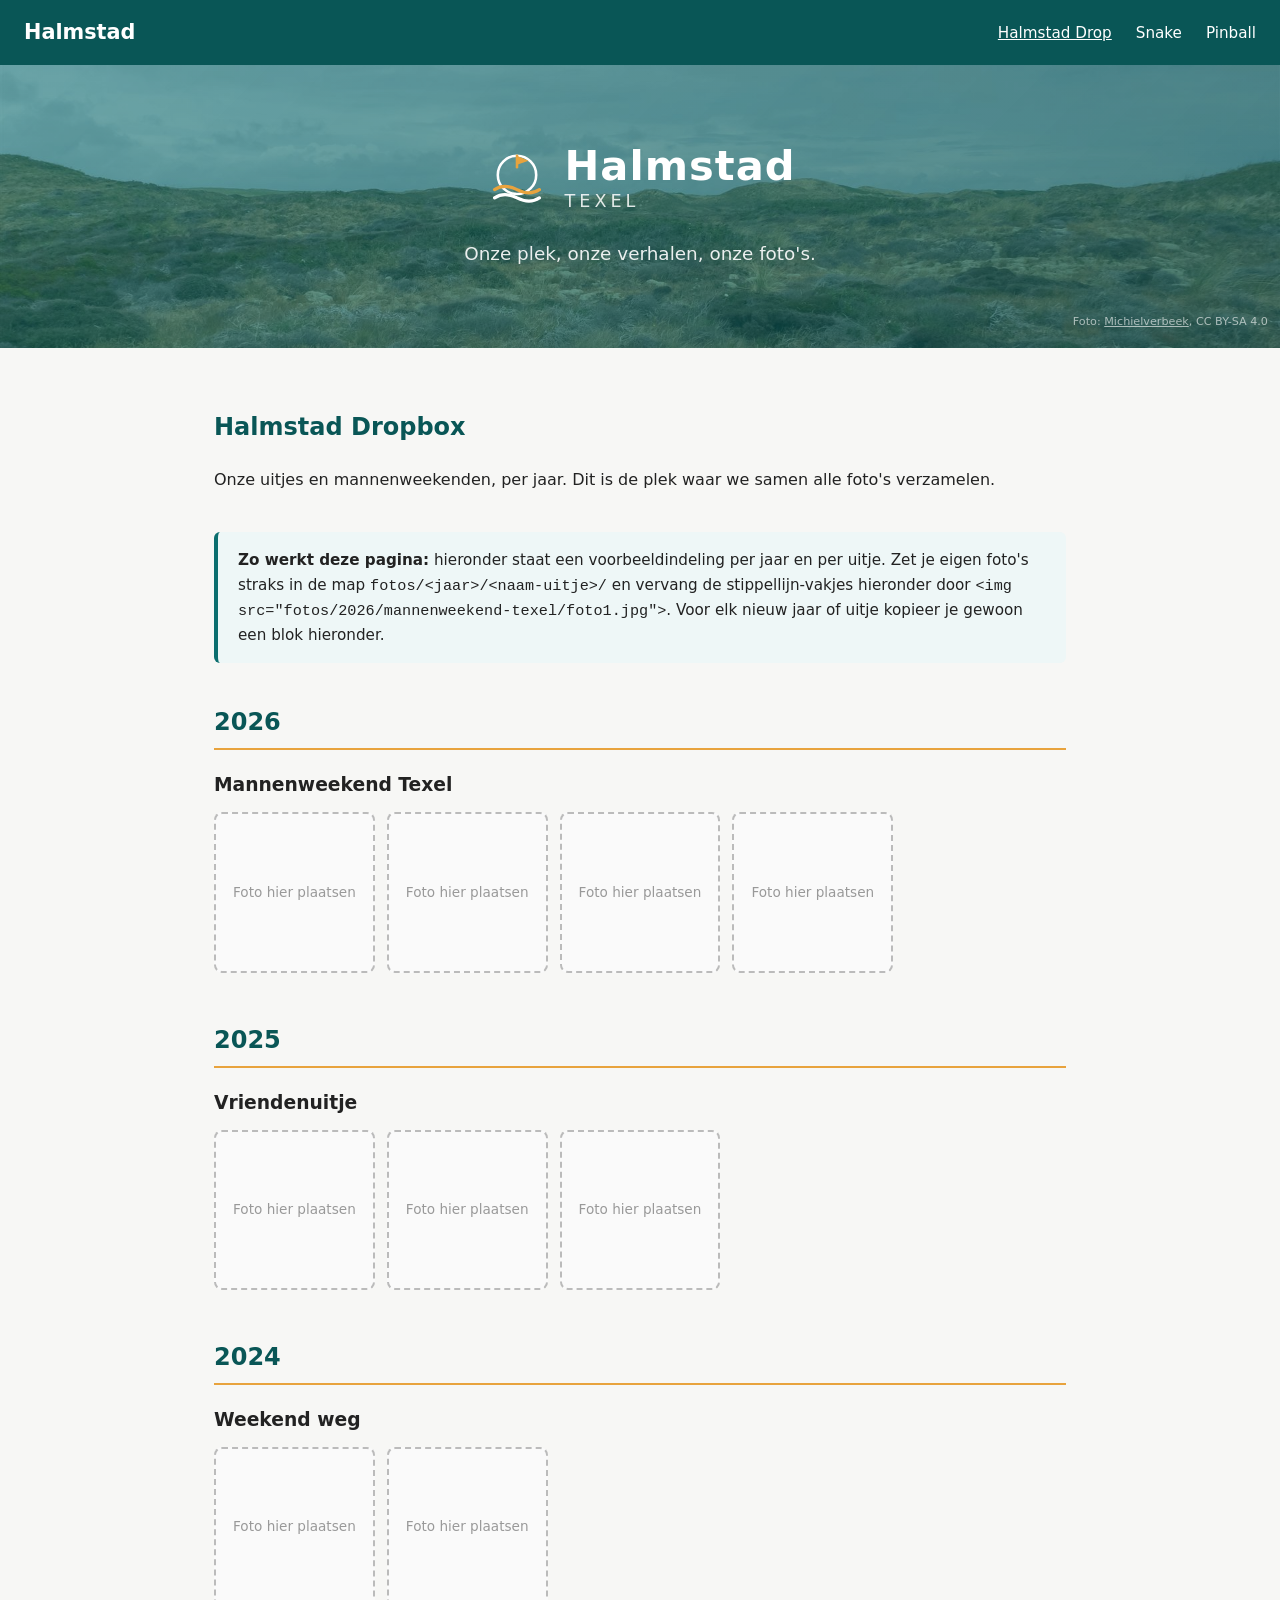
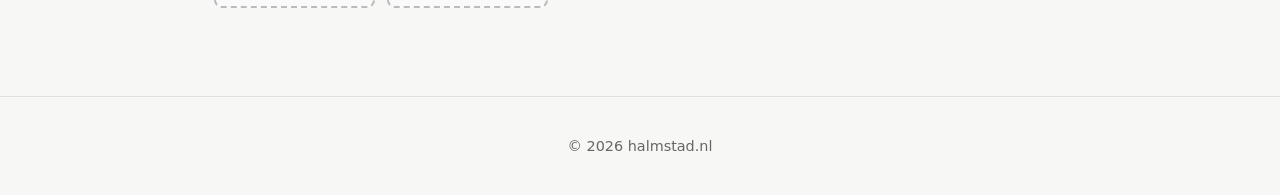
<file: index.html>
<!DOCTYPE html>
<html lang="nl">
<head>
  <meta charset="UTF-8">
  <meta name="viewport" content="width=device-width, initial-scale=1.0">
  <title>Halmstad - Texel</title>
  <link rel="stylesheet" href="style.css">
</head>
<body>
  <nav>
    <a class="logo" href="index.html">Halmstad</a>
    <ul>
      <li><a class="actief" href="index.html">Halmstad Drop</a></li>
      <li><a href="Snake/index.html">Snake</a></li>
      <li><a href="Pinball/index.html">Pinball</a></li>
    </ul>
  </nav>

  <header class="banner">
    <div class="logo-groot">
      <svg viewBox="0 0 100 100" fill="none" xmlns="http://www.w3.org/2000/svg">
        <circle cx="50" cy="42" r="30" stroke="white" stroke-width="4"/>
        <path d="M15 65 Q 30 55, 50 65 T 85 65" stroke="#e8a33d" stroke-width="5" stroke-linecap="round"/>
        <path d="M15 78 Q 30 68, 50 78 T 85 78" stroke="white" stroke-width="5" stroke-linecap="round"/>
        <line x1="50" y1="12" x2="50" y2="30" stroke="#e8a33d" stroke-width="4" stroke-linecap="round"/>
        <path d="M50 12 L 68 20 L 50 26 Z" fill="#e8a33d"/>
      </svg>
      <div class="logo-tekst">
        <div class="naam">Halmstad</div>
        <div class="plek">Texel</div>
      </div>
    </div>
    <p class="tagline">Onze plek, onze verhalen, onze foto's.</p>
    <p class="foto-credit">Foto: <a href="https://commons.wikimedia.org/wiki/File:Nationaal_Park_Duinen_van_Texel,_duingebied_richting_Strandpaal_12_IMG_6337_2020-06-08_13.08.jpg" target="_blank" rel="noopener">Michielverbeek</a>, CC BY-SA 4.0</p>
  </header>

  <main>
    <section>
      <h2>Halmstad Dropbox</h2>
      <p>Onze uitjes en mannenweekenden, per jaar. Dit is de plek waar we samen alle foto's verzamelen.</p>
    </section>

    <section class="uitleg-blok">
      <strong>Zo werkt deze pagina:</strong> hieronder staat een voorbeeldindeling per jaar en per uitje.
      Zet je eigen foto's straks in de map <code>fotos/&lt;jaar&gt;/&lt;naam-uitje&gt;/</code> en vervang
      de stippellijn-vakjes hieronder door <code>&lt;img src="fotos/2026/mannenweekend-texel/foto1.jpg"&gt;</code>.
      Voor elk nieuw jaar of uitje kopieer je gewoon een blok hieronder.
    </section>

    <div class="jaar-blok">
      <h2>2026</h2>

      <div class="uitje-blok">
        <h3>Mannenweekend Texel</h3>
        <div class="foto-grid">
          <div class="foto-plaats">Foto hier plaatsen</div>
          <div class="foto-plaats">Foto hier plaatsen</div>
          <div class="foto-plaats">Foto hier plaatsen</div>
          <div class="foto-plaats">Foto hier plaatsen</div>
        </div>
      </div>
    </div>

    <div class="jaar-blok">
      <h2>2025</h2>

      <div class="uitje-blok">
        <h3>Vriendenuitje</h3>
        <div class="foto-grid">
          <div class="foto-plaats">Foto hier plaatsen</div>
          <div class="foto-plaats">Foto hier plaatsen</div>
          <div class="foto-plaats">Foto hier plaatsen</div>
        </div>
      </div>
    </div>

    <div class="jaar-blok">
      <h2>2024</h2>

      <div class="uitje-blok">
        <h3>Weekend weg</h3>
        <div class="foto-grid">
          <div class="foto-plaats">Foto hier plaatsen</div>
          <div class="foto-plaats">Foto hier plaatsen</div>
        </div>
      </div>
    </div>
  </main>

  <footer>
    <p>&copy; 2026 halmstad.nl</p>
  </footer>

  <script src="script.js"></script>
</body>
</html>
</file>
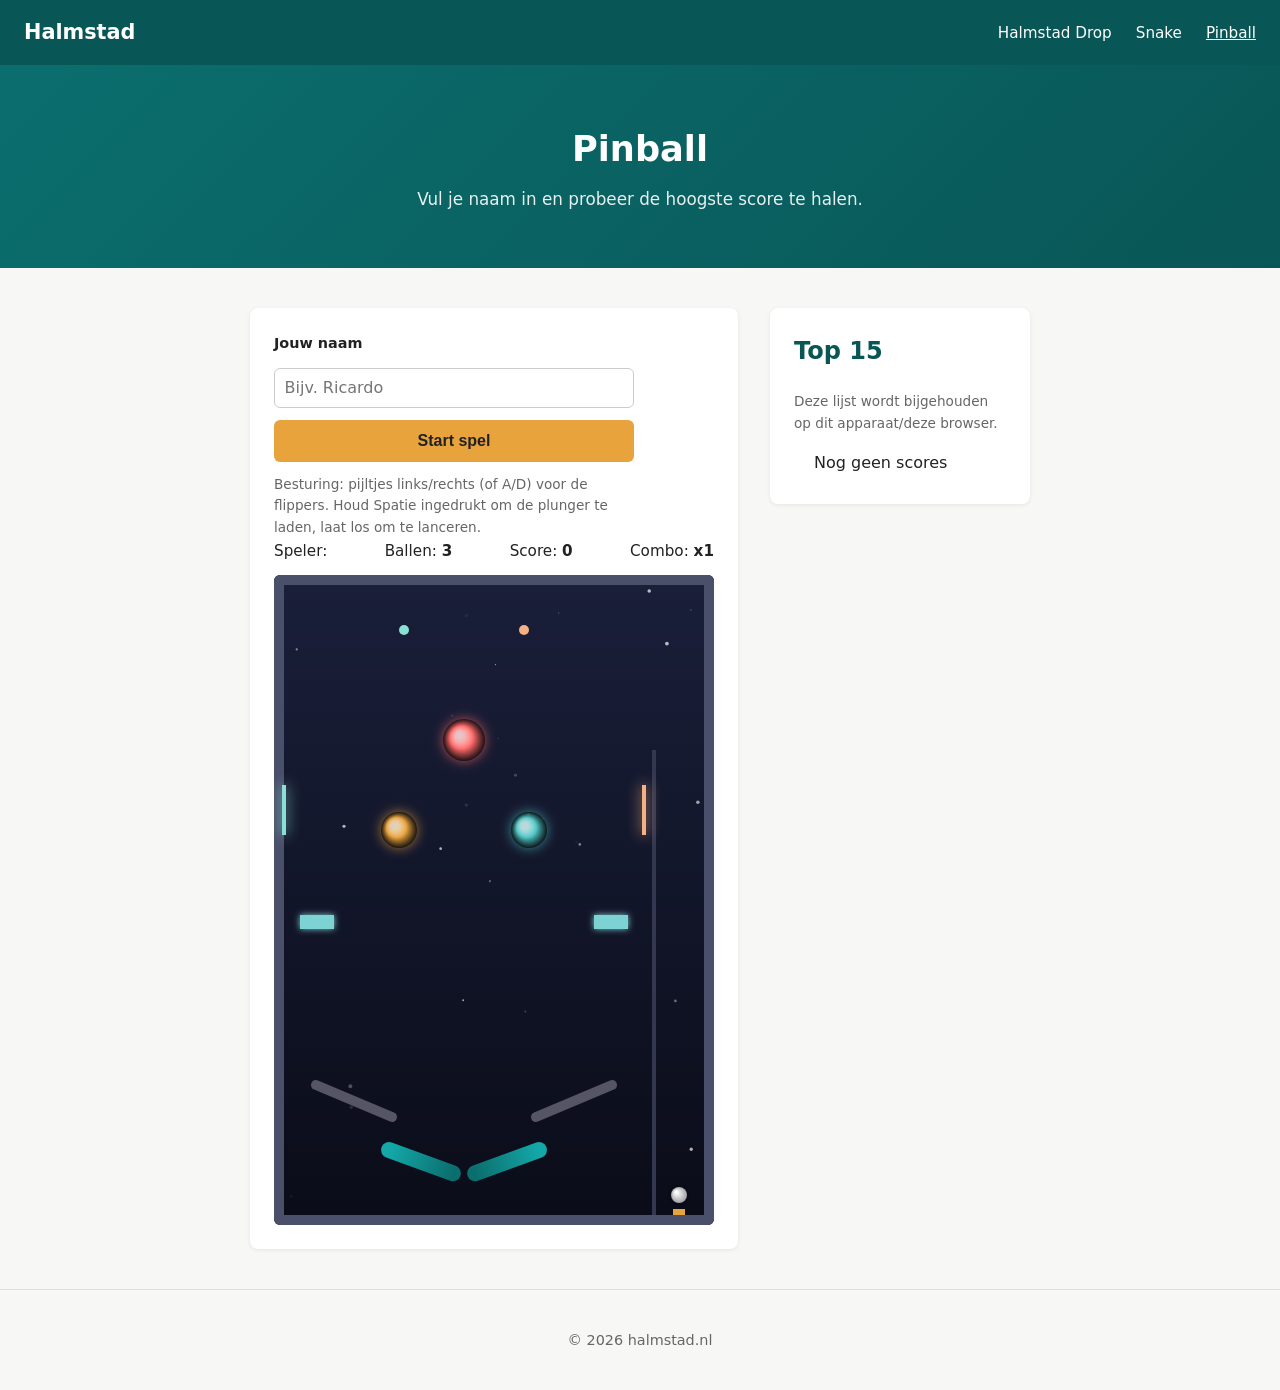
<file: Pinball/index.html>
<!DOCTYPE html>
<html lang="nl">
<head>
  <meta charset="UTF-8">
  <meta name="viewport" content="width=device-width, initial-scale=1.0">
  <title>Pinball - Halmstad</title>
  <link rel="stylesheet" href="../style.css">
  <link rel="stylesheet" href="style.css">
</head>
<body>
  <nav>
    <a class="logo" href="../index.html">Halmstad</a>
    <ul>
      <li><a href="../index.html">Halmstad Drop</a></li>
      <li><a href="../Snake/index.html">Snake</a></li>
      <li><a class="actief" href="../Pinball/index.html">Pinball</a></li>
    </ul>
  </nav>

  <header class="hero">
    <h1>Pinball</h1>
    <p>Vul je naam in en probeer de hoogste score te halen.</p>
  </header>

  <main>
    <div class="snake-layout">
      <div class="snake-spel">
        <div id="naam-scherm" class="naam-scherm">
          <label for="speler-naam">Jouw naam</label>
          <input type="text" id="speler-naam" maxlength="20" placeholder="Bijv. Ricardo">
          <button id="start-knop">Start spel</button>
          <p class="uitleg-klein">Besturing: pijltjes links/rechts (of A/D) voor de flippers. Houd Spatie ingedrukt om de plunger te laden, laat los om te lanceren.</p>
        </div>

        <div id="spel-scherm" class="spel-scherm">
          <div class="scorebalk">
            <span>Speler: <strong id="huidige-naam"></strong></span>
            <span>Ballen: <strong id="huidige-ballen">3</strong></span>
            <span>Score: <strong id="huidige-score">0</strong></span>
            <span>Combo: <strong id="huidige-combo">x1</strong></span>
          </div>
          <canvas id="canvas" width="440" height="650"></canvas>
          <div id="game-over" class="game-over" hidden>
            <p>Game over! Score: <strong id="eind-score">0</strong></p>
            <button id="opnieuw-knop">Opnieuw spelen</button>
          </div>
        </div>
      </div>

      <aside class="scorebord">
        <h2>Top 15</h2>
        <p class="uitleg-klein">Deze lijst wordt bijgehouden op dit apparaat/deze browser.</p>
        <ol id="scorelijst"></ol>
      </aside>
    </div>
  </main>

  <footer>
    <p>&copy; 2026 halmstad.nl</p>
  </footer>

  <script src="script.js"></script>
</body>
</html>
</file>
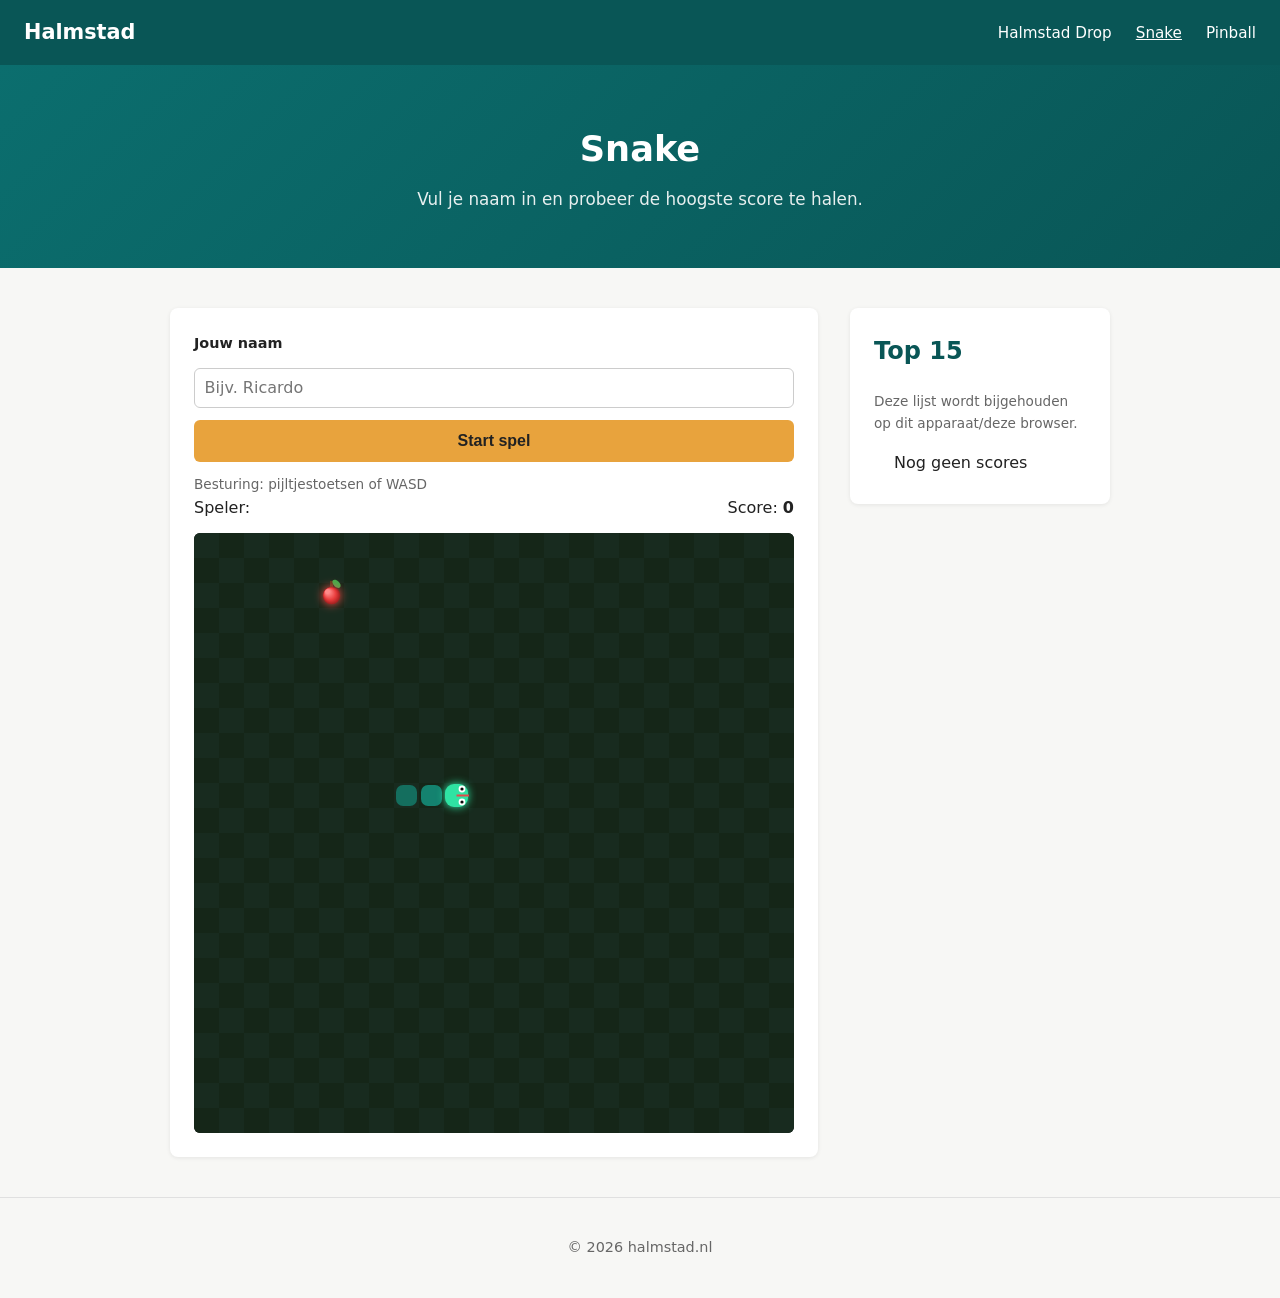
<file: Snake/index.html>
<!DOCTYPE html>
<html lang="nl">
<head>
  <meta charset="UTF-8">
  <meta name="viewport" content="width=device-width, initial-scale=1.0">
  <title>Snake - Halmstad</title>
  <link rel="stylesheet" href="../style.css">
  <link rel="stylesheet" href="style.css">
</head>
<body>
  <nav>
    <a class="logo" href="../index.html">Halmstad</a>
    <ul>
      <li><a href="../index.html">Halmstad Drop</a></li>
      <li><a class="actief" href="../Snake/index.html">Snake</a></li>
      <li><a href="../Pinball/index.html">Pinball</a></li>
    </ul>
  </nav>

  <header class="hero">
    <h1>Snake</h1>
    <p>Vul je naam in en probeer de hoogste score te halen.</p>
  </header>

  <main>
    <div class="snake-layout">
      <div class="snake-spel">
        <div id="naam-scherm" class="naam-scherm">
          <label for="speler-naam">Jouw naam</label>
          <input type="text" id="speler-naam" maxlength="20" placeholder="Bijv. Ricardo">
          <button id="start-knop">Start spel</button>
          <p class="uitleg-klein">Besturing: pijltjestoetsen of WASD</p>
        </div>

        <div id="spel-scherm" class="spel-scherm">
          <div class="scorebalk">
            <span>Speler: <strong id="huidige-naam"></strong></span>
            <span>Score: <strong id="huidige-score">0</strong></span>
          </div>
          <canvas id="canvas" width="600" height="600"></canvas>
          <div id="game-over" class="game-over" hidden>
            <p>Game over! Score: <strong id="eind-score">0</strong></p>
            <button id="opnieuw-knop">Opnieuw spelen</button>
          </div>
        </div>
      </div>

      <aside class="scorebord">
        <h2>Top 15</h2>
        <p class="uitleg-klein">Deze lijst wordt bijgehouden op dit apparaat/deze browser.</p>
        <ol id="scorelijst"></ol>
      </aside>
    </div>
  </main>

  <footer>
    <p>&copy; 2026 halmstad.nl</p>
  </footer>

  <script src="script.js"></script>
</body>
</html>
</file>
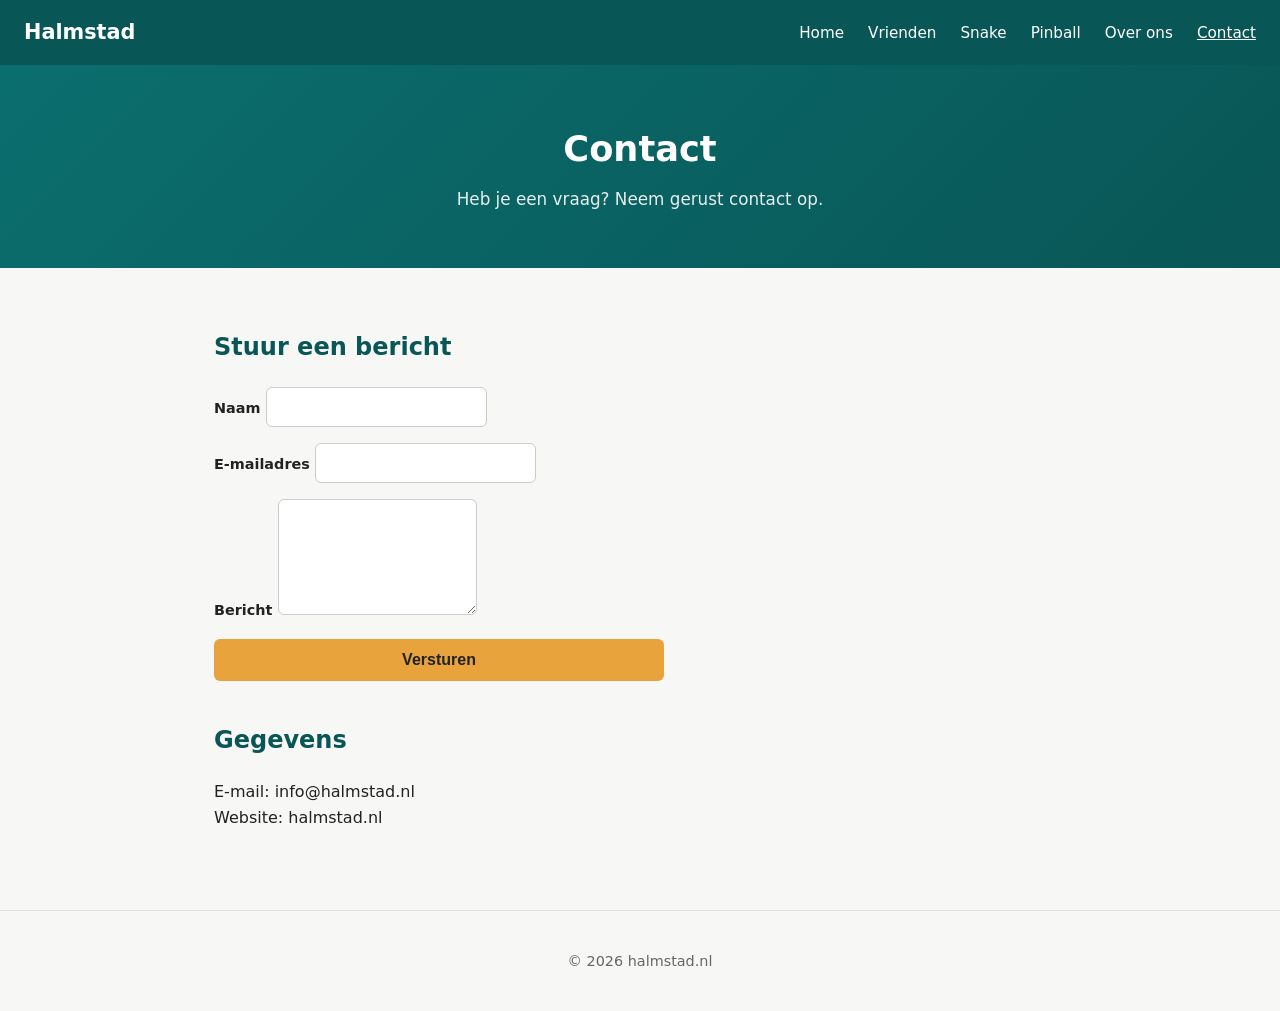
<file: contact.html>
<!DOCTYPE html>
<html lang="nl">
<head>
  <meta charset="UTF-8">
  <meta name="viewport" content="width=device-width, initial-scale=1.0">
  <title>Contact - Halmstad</title>
  <link rel="stylesheet" href="style.css">
</head>
<body>
  <nav>
    <a class="logo" href="index.html">Halmstad</a>
    <ul>
      <li><a href="index.html">Home</a></li>
      <li><a href="vrienden.html">Vrienden</a></li>
      <li><a href="Snake/index.html">Snake</a></li>
      <li><a href="Pinball/index.html">Pinball</a></li>
      <li><a href="over.html">Over ons</a></li>
      <li><a class="actief" href="contact.html">Contact</a></li>
    </ul>
  </nav>

  <header class="hero">
    <h1>Contact</h1>
    <p>Heb je een vraag? Neem gerust contact op.</p>
  </header>

  <main>
    <section>
      <h2>Stuur een bericht</h2>
      <form id="contact-formulier">
        <div>
          <label for="naam">Naam</label>
          <input type="text" id="naam" name="naam" required>
        </div>
        <div>
          <label for="email">E-mailadres</label>
          <input type="email" id="email" name="email" required>
        </div>
        <div>
          <label for="bericht">Bericht</label>
          <textarea id="bericht" name="bericht" rows="5" required></textarea>
        </div>
        <button type="submit">Versturen</button>
      </form>
      <p id="formulier-resultaat"></p>
    </section>

    <section>
      <h2>Gegevens</h2>
      <p>E-mail: info@halmstad.nl<br>Website: halmstad.nl</p>
    </section>
  </main>

  <footer>
    <p>&copy; 2026 halmstad.nl</p>
  </footer>

  <script src="script.js"></script>
</body>
</html>
</file>
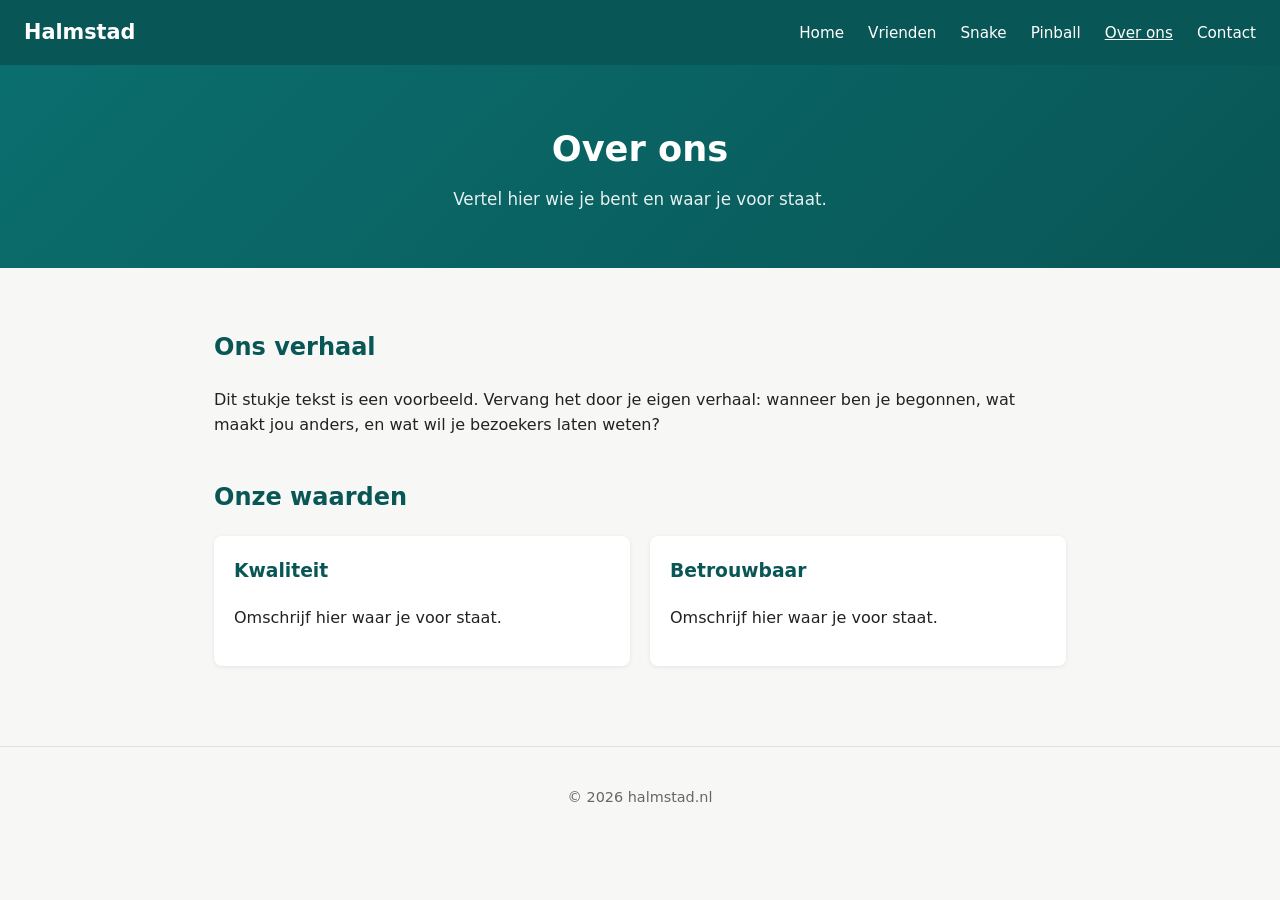
<file: over.html>
<!DOCTYPE html>
<html lang="nl">
<head>
  <meta charset="UTF-8">
  <meta name="viewport" content="width=device-width, initial-scale=1.0">
  <title>Over ons - Halmstad</title>
  <link rel="stylesheet" href="style.css">
</head>
<body>
  <nav>
    <a class="logo" href="index.html">Halmstad</a>
    <ul>
      <li><a href="index.html">Home</a></li>
      <li><a href="vrienden.html">Vrienden</a></li>
      <li><a href="Snake/index.html">Snake</a></li>
      <li><a href="Pinball/index.html">Pinball</a></li>
      <li><a class="actief" href="over.html">Over ons</a></li>
      <li><a href="contact.html">Contact</a></li>
    </ul>
  </nav>

  <header class="hero">
    <h1>Over ons</h1>
    <p>Vertel hier wie je bent en waar je voor staat.</p>
  </header>

  <main>
    <section>
      <h2>Ons verhaal</h2>
      <p>Dit stukje tekst is een voorbeeld. Vervang het door je eigen verhaal: wanneer ben je begonnen, wat maakt jou anders, en wat wil je bezoekers laten weten?</p>
    </section>

    <section>
      <h2>Onze waarden</h2>
      <div class="kaarten">
        <div class="kaart">
          <h3>Kwaliteit</h3>
          <p>Omschrijf hier waar je voor staat.</p>
        </div>
        <div class="kaart">
          <h3>Betrouwbaar</h3>
          <p>Omschrijf hier waar je voor staat.</p>
        </div>
      </div>
    </section>
  </main>

  <footer>
    <p>&copy; 2026 halmstad.nl</p>
  </footer>

  <script src="script.js"></script>
</body>
</html>
</file>
<file: style.css>
:root {
  --kleur-hoofd: #0b6e6e;
  --kleur-hoofd-donker: #095656;
  --kleur-accent: #e8a33d;
  --kleur-achtergrond: #f7f7f5;
  --kleur-kaart: #ffffff;
  --kleur-tekst: #222;
  --kleur-tekst-licht: #666;
}

* {
  box-sizing: border-box;
}

body {
  margin: 0;
  font-family: system-ui, Arial, sans-serif;
  background: var(--kleur-achtergrond);
  color: var(--kleur-tekst);
  line-height: 1.6;
}

/* Navigatie */
nav {
  background: var(--kleur-hoofd-donker);
  padding: 1rem 1.5rem;
  display: flex;
  justify-content: space-between;
  align-items: center;
  flex-wrap: wrap;
}

nav .logo {
  color: white;
  font-weight: bold;
  font-size: 1.3rem;
  text-decoration: none;
}

nav ul {
  list-style: none;
  display: flex;
  gap: 1.5rem;
  margin: 0;
  padding: 0;
}

nav a {
  color: white;
  text-decoration: none;
  font-size: 0.95rem;
}

nav a:hover,
nav a.actief {
  text-decoration: underline;
}

/* Grote banner met logo op de homepage */
header.banner {
  background-image: linear-gradient(135deg, rgba(11, 110, 110, 0.55), rgba(9, 86, 86, 0.65)), url("images/texel-banner.jpg");
  background-size: cover;
  background-position: center 30%;
  color: white;
  padding: 5rem 1.5rem;
  text-align: center;
  position: relative;
}

header.banner .foto-credit {
  position: absolute;
  right: 0.75rem;
  bottom: 0.4rem;
  font-size: 0.7rem;
  color: rgba(255, 255, 255, 0.6);
}

header.banner .foto-credit a {
  color: inherit;
}

.logo-groot {
  display: inline-flex;
  align-items: center;
  gap: 1rem;
  margin-bottom: 1rem;
}

.logo-groot svg {
  width: 64px;
  height: 64px;
}

.logo-groot .logo-tekst {
  text-align: left;
}

.logo-groot .logo-tekst .naam {
  font-size: 2.6rem;
  font-weight: 800;
  letter-spacing: 1px;
  line-height: 1;
}

.logo-groot .logo-tekst .plek {
  font-size: 1.1rem;
  letter-spacing: 4px;
  opacity: 0.85;
  text-transform: uppercase;
}

header.banner p.tagline {
  margin: 0.5rem 0 0 0;
  font-size: 1.15rem;
  opacity: 0.9;
}

/* Kleinere hero voor overige pagina's */
header.hero {
  background: linear-gradient(135deg, var(--kleur-hoofd), var(--kleur-hoofd-donker));
  color: white;
  padding: 3.5rem 1.5rem;
  text-align: center;
}

header.hero h1 {
  margin: 0 0 0.5rem 0;
  font-size: 2.2rem;
}

header.hero p {
  margin: 0;
  font-size: 1.05rem;
  opacity: 0.9;
}

main {
  max-width: 900px;
  margin: 0 auto;
  padding: 2.5rem 1.5rem;
}

section {
  margin-bottom: 2.5rem;
}

h2 {
  color: var(--kleur-hoofd-donker);
}

.kaarten {
  display: grid;
  grid-template-columns: repeat(auto-fit, minmax(200px, 1fr));
  gap: 1.25rem;
}

.kaart {
  background: var(--kleur-kaart);
  border-radius: 8px;
  padding: 1.25rem;
  box-shadow: 0 1px 4px rgba(0, 0, 0, 0.08);
}

.kaart h3 {
  margin-top: 0;
  color: var(--kleur-hoofd-donker);
}

button,
.knop {
  background: var(--kleur-accent);
  color: #222;
  border: none;
  padding: 0.75rem 1.25rem;
  border-radius: 6px;
  font-size: 1rem;
  cursor: pointer;
  text-decoration: none;
  display: inline-block;
  font-weight: 600;
}

button:hover,
.knop:hover {
  opacity: 0.9;
}

form {
  display: flex;
  flex-direction: column;
  gap: 1rem;
  max-width: 450px;
}

label {
  font-weight: 600;
  font-size: 0.9rem;
}

input,
textarea {
  padding: 0.6rem;
  border: 1px solid #ccc;
  border-radius: 6px;
  font-family: inherit;
  font-size: 1rem;
}

footer {
  text-align: center;
  padding: 1.5rem;
  color: var(--kleur-tekst-licht);
  font-size: 0.9rem;
  border-top: 1px solid #e0e0e0;
}

/* Vriendenpagina: jaar- en uitje-indeling */
.jaar-blok {
  margin-bottom: 3rem;
}

.jaar-blok > h2 {
  border-bottom: 2px solid var(--kleur-accent);
  padding-bottom: 0.4rem;
}

.uitje-blok {
  margin-bottom: 2rem;
}

.uitje-blok h3 {
  margin-bottom: 0.75rem;
  color: var(--kleur-tekst);
}

.foto-grid {
  display: grid;
  grid-template-columns: repeat(auto-fill, minmax(140px, 1fr));
  gap: 0.75rem;
}

.foto-plaats {
  aspect-ratio: 1 / 1;
  border: 2px dashed #bbb;
  border-radius: 8px;
  display: flex;
  align-items: center;
  justify-content: center;
  text-align: center;
  color: #999;
  font-size: 0.85rem;
  padding: 0.5rem;
  background: #fafafa;
}

.uitleg-blok {
  background: #eef7f7;
  border-left: 4px solid var(--kleur-hoofd);
  padding: 1rem 1.25rem;
  border-radius: 6px;
  font-size: 0.95rem;
}

@media (max-width: 500px) {
  nav {
    flex-direction: column;
    gap: 0.75rem;
  }
  header.hero h1 {
    font-size: 1.8rem;
  }
  .logo-groot {
    flex-direction: column;
    text-align: center;
  }
  .logo-groot .logo-tekst {
    text-align: center;
  }
  .logo-groot .logo-tekst .naam {
    font-size: 2rem;
  }
}
</file>
<file: Pinball/style.css>
main {
  max-width: 1050px;
}

.snake-layout {
  display: flex;
  gap: 2rem;
  flex-wrap: wrap;
  align-items: flex-start;
  justify-content: center;
}

.snake-spel {
  background: var(--kleur-kaart);
  border-radius: 8px;
  padding: 1.5rem;
  box-shadow: 0 1px 4px rgba(0, 0, 0, 0.08);
}

.naam-scherm {
  display: flex;
  flex-direction: column;
  gap: 0.75rem;
  width: 360px;
  max-width: 100%;
}

.naam-scherm[hidden],
.spel-scherm[hidden] {
  display: none;
}

.naam-scherm input {
  padding: 0.6rem;
  border: 1px solid #ccc;
  border-radius: 6px;
  font-size: 1rem;
}

.uitleg-klein {
  color: var(--kleur-tekst-licht);
  font-size: 0.85rem;
  margin: 0;
}

.scorebalk {
  display: flex;
  justify-content: space-between;
  gap: 0.75rem;
  margin-bottom: 0.75rem;
  font-size: 0.95rem;
  flex-wrap: wrap;
}

#canvas {
  background: #101420;
  border-radius: 6px;
  display: block;
  max-width: 100%;
}

.game-over {
  margin-top: 1rem;
  text-align: center;
}

.scorebord {
  background: var(--kleur-kaart);
  border-radius: 8px;
  padding: 1.5rem;
  box-shadow: 0 1px 4px rgba(0, 0, 0, 0.08);
  width: 260px;
  max-width: 100%;
}

.scorebord h2 {
  margin-top: 0;
  color: var(--kleur-hoofd-donker);
}

#scorelijst {
  padding-left: 1.25rem;
  margin: 0.75rem 0 0 0;
}

#scorelijst li {
  padding: 0.25rem 0;
  border-bottom: 1px solid #eee;
  display: flex;
  justify-content: space-between;
  gap: 0.5rem;
}

#scorelijst li:last-child {
  border-bottom: none;
}

@media (max-width: 700px) {
  .snake-layout {
    flex-direction: column;
    align-items: center;
  }
  .scorebord {
    width: 360px;
  }
}
</file>
<file: Snake/style.css>
main {
  max-width: 1050px;
}

.snake-layout {
  display: flex;
  gap: 2rem;
  flex-wrap: wrap;
  align-items: flex-start;
  justify-content: center;
}

.snake-spel {
  background: var(--kleur-kaart);
  border-radius: 8px;
  padding: 1.5rem;
  box-shadow: 0 1px 4px rgba(0, 0, 0, 0.08);
}

.naam-scherm {
  display: flex;
  flex-direction: column;
  gap: 0.75rem;
  width: 600px;
  max-width: 100%;
}

.naam-scherm[hidden],
.spel-scherm[hidden] {
  display: none;
}

.naam-scherm input {
  padding: 0.6rem;
  border: 1px solid #ccc;
  border-radius: 6px;
  font-size: 1rem;
}

.uitleg-klein {
  color: var(--kleur-tekst-licht);
  font-size: 0.85rem;
  margin: 0;
}

.scorebalk {
  display: flex;
  justify-content: space-between;
  margin-bottom: 0.75rem;
  font-size: 1rem;
}

#canvas {
  background: #1b1b1b;
  border-radius: 6px;
  display: block;
  max-width: 100%;
}

.game-over {
  margin-top: 1rem;
  text-align: center;
}

.scorebord {
  background: var(--kleur-kaart);
  border-radius: 8px;
  padding: 1.5rem;
  box-shadow: 0 1px 4px rgba(0, 0, 0, 0.08);
  width: 260px;
  max-width: 100%;
}

.scorebord h2 {
  margin-top: 0;
  color: var(--kleur-hoofd-donker);
}

#scorelijst {
  padding-left: 1.25rem;
  margin: 0.75rem 0 0 0;
}

#scorelijst li {
  padding: 0.25rem 0;
  border-bottom: 1px solid #eee;
  display: flex;
  justify-content: space-between;
  gap: 0.5rem;
}

#scorelijst li:last-child {
  border-bottom: none;
}

@media (max-width: 700px) {
  .snake-layout {
    flex-direction: column;
    align-items: center;
  }
  .scorebord {
    width: 400px;
  }
}
</file>
